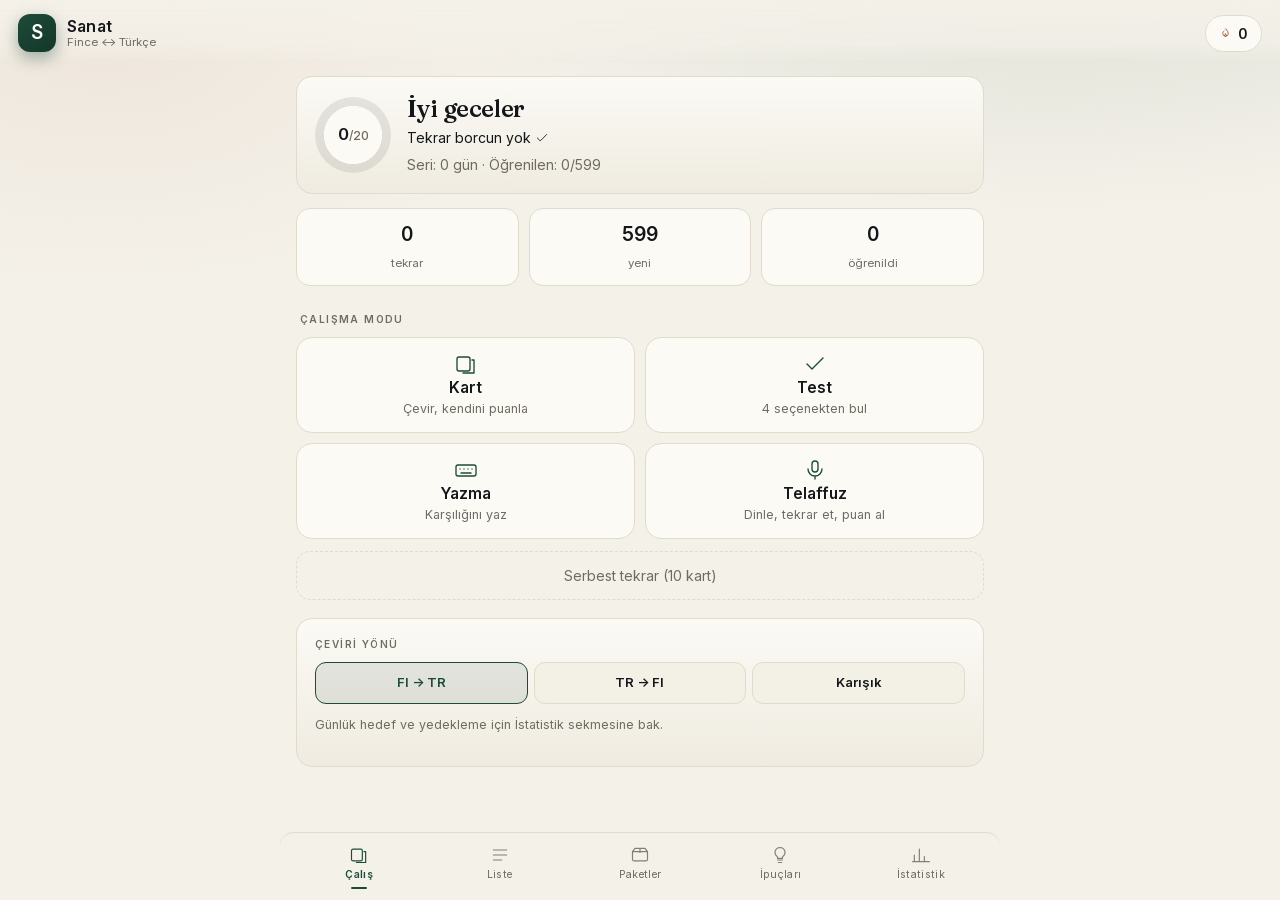
<file: sanat/index.html>
<!doctype html>
<html lang="tr">
<head>
<meta charset="utf-8">
<meta name="viewport" content="width=device-width, initial-scale=1, viewport-fit=cover">
<meta name="theme-color" content="#f4f1e9">
<title>Sanat — Fince ↔ Türkçe</title>
<link rel="icon" href='data:image/svg+xml,<svg xmlns="http://www.w3.org/2000/svg" viewBox="0 0 64 64"><rect width="64" height="64" rx="16" fill="%232f6fed"/><text x="32" y="45" font-size="36" font-family="sans-serif" font-weight="700" fill="%23fff" text-anchor="middle">S</text></svg>'>
<link rel="preload" href="fonts/inter.woff2" as="font" type="font/woff2" crossorigin>
<link rel="preload" href="fonts/fraunces.woff2" as="font" type="font/woff2" crossorigin>
<link rel="stylesheet" href="styles.css?v=b867832584">
</head>
<body>
  <!-- Satır içi SVG ikon seti: tek tanım, her yerde <use> ile çağrılır. -->
  <svg class="svg-sprite" aria-hidden="true" focusable="false" xmlns="http://www.w3.org/2000/svg">
    <symbol id="i-study" viewBox="0 0 24 24"><rect x="3" y="5" width="13" height="14" rx="2"/><path d="M18 8h2v13H9"/></symbol>
    <symbol id="i-list" viewBox="0 0 24 24"><path d="M4 6h16M4 12h16M4 18h10"/></symbol>
    <symbol id="i-tips" viewBox="0 0 24 24"><path d="M9 18h6M10 21h4"/><path d="M12 3a6 6 0 0 0-3.4 10.9c.3.2.4.5.4.9V16h6v-1.2c0-.4.1-.7.4-.9A6 6 0 0 0 12 3Z"/></symbol>
    <symbol id="i-stats" viewBox="0 0 24 24"><path d="M4 20V12M10 20V5M16 20v-6M22 20H2"/></symbol>
    <symbol id="i-flame" viewBox="0 0 24 24"><path d="M12 3s5 4.6 5 9a5 5 0 0 1-10 0c0-1.9.9-3.4 2.4-4.8"/><path d="M12 13c1 1.2 1.6 2 1.6 2.9a1.6 1.6 0 1 1-3.2 0c0-.9.6-1.7 1.6-2.9Z"/></symbol>
    <symbol id="i-speaker" viewBox="0 0 24 24"><path d="M4 10v4h3l4 3.5v-11L7 10H4Z"/><path d="M15 9.5a4 4 0 0 1 0 5M17.5 7a7 7 0 0 1 0 10"/></symbol>
    <symbol id="i-mic" viewBox="0 0 24 24"><rect x="9" y="3" width="6" height="11" rx="3"/><path d="M5 11a7 7 0 0 0 14 0M12 18v3"/></symbol>
    <symbol id="i-kart" viewBox="0 0 24 24"><rect x="3" y="5" width="13" height="14" rx="2"/><path d="M18 8h2v13H9"/></symbol>
    <symbol id="i-test" viewBox="0 0 24 24"><path d="M20 6 9 17l-5-5"/></symbol>
    <symbol id="i-yaz" viewBox="0 0 24 24"><rect x="2" y="7" width="20" height="11" rx="2"/><path d="M6 11h.01M10 11h.01M14 11h.01M18 11h.01M7 15h10"/></symbol>
    <symbol id="i-pack" viewBox="0 0 24 24"><path d="M3 8h18v9a2 2 0 0 1-2 2H5a2 2 0 0 1-2-2V8Z"/><path d="m3 8 3-4h12l3 4M12 4v5"/></symbol>
  </svg>

  <header class="topbar">
    <div class="brand">
      <span class="logo">S</span>
      <div class="brand-text">
        <strong>Sanat</strong>
        <small>Fince ↔ Türkçe</small>
      </div>
    </div>
    <div class="streak" title="Günlük seri">
      <svg class="ico ico-flame" aria-hidden="true" focusable="false"><use href="#i-flame"/></svg><span id="streakDays">0</span>
    </div>
  </header>

  <main id="app"></main>

  <p id="srStatus" class="sr-only" role="status" aria-live="polite" aria-atomic="true"></p>

  <nav class="tabs" id="tabs">
    <button type="button" data-tab="study" class="active"><svg class="ico" aria-hidden="true" focusable="false"><use href="#i-study"/></svg><span>Çalış</span></button>
    <button type="button" data-tab="list"><svg class="ico" aria-hidden="true" focusable="false"><use href="#i-list"/></svg><span>Liste</span></button>
    <button type="button" data-tab="packs"><svg class="ico" aria-hidden="true" focusable="false"><use href="#i-pack"/></svg><span>Paketler</span></button>
    <button type="button" data-tab="tips"><svg class="ico" aria-hidden="true" focusable="false"><use href="#i-tips"/></svg><span>İpuçları</span></button>
    <button type="button" data-tab="stats"><svg class="ico" aria-hidden="true" focusable="false"><use href="#i-stats"/></svg><span>İstatistik</span></button>
  </nav>

  <div id="toast" class="toast" role="status"></div>

  <script src="data.js?v=b867832584"></script>
  <script src="app.js?v=b867832584"></script>
</body>
</html>
</file>
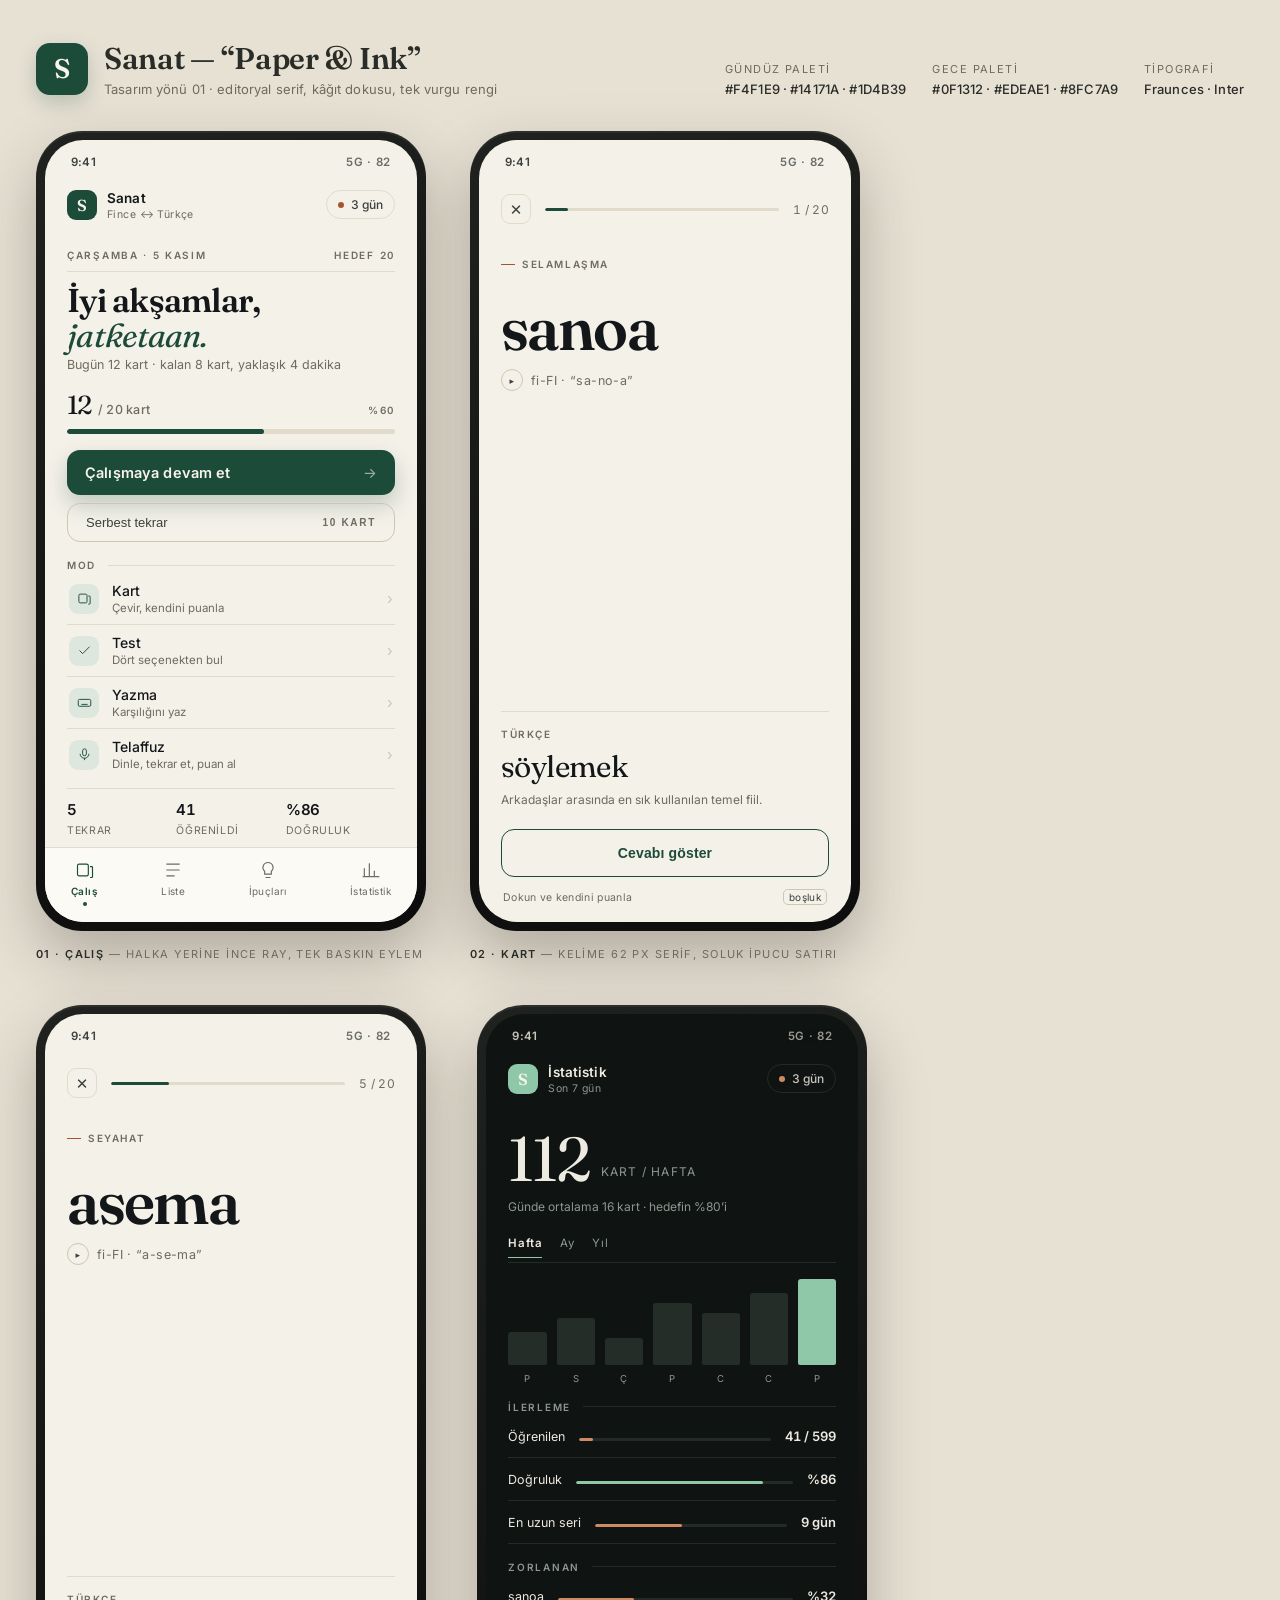
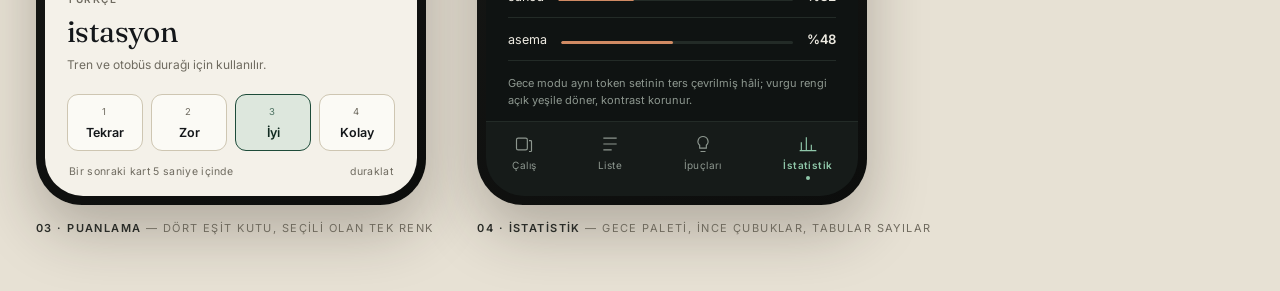
<file: tasarim/oneri.html>
<!doctype html>
<html lang="tr">
<head>
<meta charset="utf-8">
<meta name="viewport" content="width=device-width, initial-scale=1">
<title>Sanat · Tasarım yönü 01 — Paper &amp; Ink</title>
<link rel="preconnect" href="https://fonts.googleapis.com">
<link rel="preconnect" href="https://fonts.gstatic.com" crossorigin>
<link href="https://fonts.googleapis.com/css2?family=Fraunces:ital,opsz,wght@0,9..144,400;0,9..144,600;1,9..144,400&family=Inter:wght@400;500;600&display=swap" rel="stylesheet">
<style>
  *, *::before, *::after { box-sizing: border-box; }

  :root {
    --board: #E7E1D4;
    --board-ink: #2A2C28;
    --board-muted: #6F6A5E;
    --paper: #F4F1E9;
    --surface: #FBFAF5;
    --ink: #14171A;
    --ink-soft: #3C413D;
    --muted: #6F6B60;
    --line: #E1DBCC;
    --line-strong: #CEC6B2;
    --spruce: #1D4B39;
    --spruce-ink: #102A20;
    --clay: #A5542F;
    --sage: #DDE7DD;
    --serif: "Fraunces", "Iowan Old Style", Palatino, Georgia, serif;
    --sans: "Inter", system-ui, -apple-system, "Segoe UI", Roboto, sans-serif;
  }

  html, body { margin: 0; }
  body {
    background: var(--board);
    color: var(--board-ink);
    font-family: var(--sans);
    padding: 40px 36px 56px;
    -webkit-font-smoothing: antialiased;
  }

  /* ---------- board header ---------- */
  .board { max-width: 1760px; margin: 0 auto 34px; display: flex; flex-wrap: wrap; gap: 28px; align-items: flex-end; justify-content: space-between; }
  .board-id { display: flex; align-items: center; gap: 16px; }
  .monogram {
    width: 52px; height: 52px; border-radius: 14px;
    background: var(--spruce); color: #F7F4EC;
    display: grid; place-items: center;
    font-family: var(--serif); font-size: 27px; font-weight: 600;
    box-shadow: 0 8px 20px rgba(29, 75, 57, .22);
  }
  .board h1 { font-family: var(--serif); font-size: 30px; font-weight: 600; letter-spacing: -.01em; margin: 0 0 4px; }
  .board p { margin: 0; color: var(--board-muted); font-size: 13px; letter-spacing: .01em; }
  .board-meta { display: flex; gap: 26px; }
  .board-meta div { font-size: 11px; letter-spacing: .13em; text-transform: uppercase; color: var(--board-muted); }
  .board-meta b { display: block; font-size: 13px; letter-spacing: .01em; text-transform: none; color: var(--board-ink); margin-top: 5px; font-weight: 500; }

  /* ---------- stage ---------- */
  .stage { max-width: 1760px; margin: 0 auto; display: flex; gap: 44px; flex-wrap: wrap; }
  figure { margin: 0; }
  .device {
    width: 390px; height: 800px; padding: 9px;
    border-radius: 46px;
    background: linear-gradient(160deg, #20221F, #0C0D0C);
    box-shadow: 0 26px 60px rgba(38, 34, 26, .28), 0 2px 0 rgba(255, 255, 255, .06) inset;
  }
  .screen {
    width: 100%; height: 100%; border-radius: 38px; overflow: hidden;
    background: var(--paper); color: var(--ink);
    display: flex; flex-direction: column;
    position: relative;
    font-size: 15px;
  }
  figcaption { margin-top: 16px; font-size: 11px; letter-spacing: .13em; text-transform: uppercase; color: var(--board-muted); }
  figcaption b { color: var(--board-ink); font-weight: 600; }

  .theme-ink {
    --paper: #0F1312;
    --surface: #161B19;
    --ink: #EDEAE1;
    --ink-soft: #C9C6BC;
    --muted: #8D978F;
    --line: #232B27;
    --line-strong: #2F3833;
    --spruce: #8FC7A9;
    --spruce-ink: #C3E5D3;
    --clay: #D08A63;
    --sage: #1A2A22;
  }

  /* ---------- shared screen chrome ---------- */
  .status {
    height: 44px; flex: none; display: flex; align-items: center; justify-content: space-between;
    padding: 0 26px; font-size: 11.5px; font-weight: 600; color: var(--ink-soft);
    letter-spacing: .02em;
  }
  .status span:last-child { letter-spacing: .06em; opacity: .75; }

  .topbar { flex: none; display: flex; align-items: center; justify-content: space-between; padding: 4px 22px 14px; }
  .brand { display: flex; align-items: center; gap: 10px; }
  .brand .mark {
    width: 30px; height: 30px; border-radius: 9px; display: grid; place-items: center;
    background: var(--spruce); color: #F7F4EC; font-family: var(--serif); font-size: 16px; font-weight: 600;
  }
  .brand .name { font-size: 13.5px; font-weight: 600; letter-spacing: .01em; }
  .brand .sub { display: block; font-size: 10.5px; font-weight: 400; color: var(--muted); letter-spacing: .04em; margin-top: 1px; }
  .streak {
    display: inline-flex; align-items: center; gap: 7px;
    font-size: 12px; font-weight: 500; color: var(--ink-soft);
    border: 1px solid var(--line); border-radius: 999px; padding: 6px 11px;
    font-variant-numeric: tabular-nums;
  }
  .streak i { width: 6px; height: 6px; border-radius: 50%; background: var(--clay); display: block; }

  .body { flex: 1 1 auto; overflow: hidden; padding: 0 22px; display: flex; flex-direction: column; }
  .rule { height: 1px; background: var(--line); border: 0; margin: 0; }

  .eyebrow {
    font-size: 10px; letter-spacing: .17em; text-transform: uppercase;
    color: var(--muted); font-weight: 600;
  }
  .num { font-variant-numeric: tabular-nums; font-feature-settings: "tnum" 1; }

  /* ---------- 01 home ---------- */
  .date-row { display: flex; align-items: baseline; justify-content: space-between; padding: 14px 0 10px; }
  .greeting { font-family: var(--serif); font-size: 33px; line-height: 1.05; letter-spacing: -.022em; font-weight: 600; margin: 11px 0 5px; }
  .greeting em { font-style: italic; font-weight: 400; color: var(--spruce); }
  .subline { color: var(--muted); font-size: 12.5px; margin: 0 0 17px; }

  .rail-head { display: flex; align-items: baseline; justify-content: space-between; margin-bottom: 8px; }
  .rail-head .big { font-family: var(--serif); font-size: 26px; letter-spacing: -.02em; }
  .rail-head .big small { font-family: var(--sans); font-size: 12.5px; font-weight: 500; color: var(--muted); letter-spacing: .02em; margin-left: 6px; }
  .rail { height: 5px; border-radius: 999px; background: var(--line); overflow: hidden; }
  .rail > i { display: block; height: 100%; width: 60%; border-radius: 999px; background: var(--spruce); }

  .cta {
    margin-top: 16px; width: 100%; border: 0; border-radius: 13px;
    background: var(--spruce); color: #F7F4EC;
    padding: 14px 18px; font-family: var(--sans); font-size: 14.5px; font-weight: 600; letter-spacing: .01em;
    display: flex; align-items: center; justify-content: space-between;
    box-shadow: 0 10px 22px rgba(29, 75, 57, .24);
  }
  .cta span:last-child { opacity: .6; font-weight: 400; }
  .ghost {
    margin-top: 8px; width: 100%; border: 1px solid var(--line-strong); background: transparent;
    color: var(--ink-soft); border-radius: 13px; padding: 11px 18px;
    font-size: 13px; font-weight: 500; display: flex; align-items: center; justify-content: space-between;
  }

  .section-label { display: flex; align-items: center; gap: 12px; margin: 17px 0 2px; }
  .section-label .eyebrow { white-space: nowrap; }
  .section-label .rule { flex: 1; }

  .modes { display: flex; flex-direction: column; }
  .mode {
    display: flex; align-items: center; gap: 13px;
    padding: 9px 2px; border-bottom: 1px solid var(--line);
  }
  .mode:last-child { border-bottom: 0; }
  .mode .ico { width: 30px; height: 30px; flex: none; display: grid; place-items: center; border-radius: 9px; background: var(--sage); color: var(--spruce); }
  .mode .t { font-size: 14px; font-weight: 500; }
  .mode .d { font-size: 11.5px; color: var(--muted); margin-top: 2px; }
  .mode .chev { margin-left: auto; color: var(--line-strong); font-size: 15px; }

  .footer-stats { display: flex; gap: 0; margin-top: auto; padding: 11px 0 9px; border-top: 1px solid var(--line); }
  .footer-stats div { flex: 1; }
  .footer-stats b { display: block; font-size: 15px; font-weight: 600; letter-spacing: -.01em; }
  .footer-stats span { font-size: 10.5px; color: var(--muted); letter-spacing: .06em; text-transform: uppercase; }

  /* ---------- tabs ---------- */
  .tabs {
    flex: none; display: flex; justify-content: space-between;
    padding: 12px 26px calc(16px + env(safe-area-inset-bottom, 0px));
    border-top: 1px solid var(--line); background: var(--surface);
  }
  .tab { display: flex; flex-direction: column; align-items: center; gap: 5px; font-size: 10px; letter-spacing: .04em; color: var(--muted); }
  .tab svg { width: 20px; height: 20px; stroke: currentColor; fill: none; stroke-width: 1.4; }
  .tab.on { color: var(--spruce); font-weight: 600; }
  .tab.on::after { content: ""; width: 4px; height: 4px; border-radius: 50%; background: var(--spruce); }

  /* ---------- 02/03 session ---------- */
  .sess-top { display: flex; align-items: center; gap: 14px; padding: 10px 0 0; }
  .sess-top .x { width: 30px; height: 30px; display: grid; place-items: center; border-radius: 9px; border: 1px solid var(--line); color: var(--ink-soft); }
  .sess-top .rail { flex: 1; height: 3px; }
  .sess-top .rail > i { width: 10%; }
  .sess-top .count { font-size: 12px; color: var(--muted); font-variant-numeric: tabular-nums; letter-spacing: .03em; }

  .card-face { padding-top: 34px; display: flex; flex-direction: column; height: 100%; }
  .cat { display: inline-flex; align-self: flex-start; align-items: center; gap: 7px; font-size: 10px; letter-spacing: .16em; text-transform: uppercase; color: var(--muted); font-weight: 600; }
  .cat::before { content: ""; width: 14px; height: 1px; background: var(--clay); }
  .word { font-family: var(--serif); font-size: 62px; line-height: 1.02; letter-spacing: -.03em; font-weight: 600; margin: 26px 0 10px; }
  .phon { font-size: 12.5px; color: var(--muted); letter-spacing: .03em; display: flex; align-items: center; gap: 8px; }
  .phon .spk { width: 22px; height: 22px; border-radius: 50%; border: 1px solid var(--line-strong); display: grid; place-items: center; color: var(--ink-soft); font-size: 9px; }

  .answer-zone { margin-top: auto; }
  .answer-zone .label { font-size: 10px; letter-spacing: .16em; text-transform: uppercase; color: var(--muted); font-weight: 600; margin-bottom: 8px; }
  .answer { font-family: var(--serif); font-size: 30px; letter-spacing: -.02em; margin: 0 0 6px; }
  .note { font-size: 12px; color: var(--muted); margin: 0 0 20px; line-height: 1.5; }

  .reveal {
    width: 100%; border: 1px solid var(--spruce); background: transparent; color: var(--spruce);
    border-radius: 13px; padding: 15px; font-size: 14px; font-weight: 600; letter-spacing: .01em;
  }

  .ratings { display: grid; grid-template-columns: repeat(4, 1fr); gap: 8px; margin: 18px 0 14px; }
  .rating {
    border: 1px solid var(--line-strong); border-radius: 11px; padding: 11px 6px 9px;
    text-align: center; background: var(--surface);
  }
  .rating .k { display: block; font-size: 9.5px; letter-spacing: .13em; color: var(--muted); margin-bottom: 5px; }
  .rating .v { font-size: 12.5px; font-weight: 600; }
  .rating.good { border-color: var(--spruce); background: var(--sage); color: var(--spruce-ink); }
  .rating.good .k { color: var(--spruce); opacity: .75; }

  .hintbar { display: flex; justify-content: space-between; align-items: center; padding: 0 2px 18px; font-size: 10.5px; color: var(--muted); letter-spacing: .03em; }
  .hintbar kbd { font-family: var(--sans); border: 1px solid var(--line-strong); border-radius: 5px; padding: 1px 5px; font-size: 10px; color: var(--ink-soft); }

  /* ---------- 04 stats ---------- */
  .stat-hero { display: flex; align-items: flex-end; gap: 12px; padding: 22px 0 6px; }
  .stat-hero .n { font-family: var(--serif); font-size: 62px; line-height: .9; letter-spacing: -.035em; }
  .stat-hero .u { font-size: 12px; color: var(--muted); letter-spacing: .1em; text-transform: uppercase; padding-bottom: 8px; }
  .stat-sub { font-size: 12px; color: var(--muted); margin: 6px 0 0; }

  .seg { display: inline-flex; gap: 18px; margin: 22px 0 4px; }
  .seg span { font-size: 11.5px; letter-spacing: .05em; color: var(--muted); padding-bottom: 7px; }
  .seg span.on { color: var(--ink); border-bottom: 1px solid var(--spruce); font-weight: 600; }

  .chart { display: flex; align-items: flex-end; gap: 10px; height: 86px; margin: 16px 0 8px; }
  .chart i { flex: 1; border-radius: 3px 3px 2px 2px; background: var(--line-strong); opacity: .7; }
  .chart i.hot { background: var(--spruce); opacity: 1; }
  .chart-x { display: flex; gap: 10px; font-size: 9.5px; color: var(--muted); letter-spacing: .06em; }
  .chart-x span { flex: 1; text-align: center; }

  .kv { display: flex; align-items: baseline; justify-content: space-between; padding: 13px 0; border-bottom: 1px solid var(--line); font-size: 12.5px; }
  .kv:last-child { border-bottom: 0; }
  .kv b { font-weight: 600; font-size: 13px; }
  .kv .track { flex: 1; height: 3px; background: var(--line); border-radius: 999px; margin: 0 14px; overflow: hidden; }
  .kv .track i { display: block; height: 100%; background: var(--clay); border-radius: 999px; }
  .mini-note { font-size: 11px; color: var(--muted); margin: 14px 0 0; line-height: 1.55; }
</style>
</head>
<body>

<header class="board">
  <div class="board-id">
    <div class="monogram">S</div>
    <div>
      <h1>Sanat — “Paper &amp; Ink”</h1>
      <p>Tasarım yönü 01 · editoryal serif, kâğıt dokusu, tek vurgu rengi</p>
    </div>
  </div>
  <div class="board-meta">
    <div>Gündüz paleti<b>#F4F1E9 · #14171A · #1D4B39</b></div>
    <div>Gece paleti<b>#0F1312 · #EDEAE1 · #8FC7A9</b></div>
    <div>Tipografi<b>Fraunces · Inter</b></div>
  </div>
</header>

<div class="stage">

  <!-- 01 HOME -->
  <figure>
    <div class="device">
      <div class="screen">
        <div class="status"><span>9:41</span><span>5G · 82</span></div>
        <div class="topbar">
          <div class="brand">
            <div class="mark">S</div>
            <div>
              <span class="name">Sanat</span>
              <span class="sub">Fince ↔ Türkçe</span>
            </div>
          </div>
          <div class="streak"><i></i> 3 gün</div>
        </div>
        <div class="body">
          <div class="date-row">
            <span class="eyebrow">Çarşamba · 5 Kasım</span>
            <span class="eyebrow num">Hedef 20</span>
          </div>
          <hr class="rule">
          <h2 class="greeting">İyi akşamlar,<br><em>jatketaan.</em></h2>
          <p class="subline">Bugün 12 kart · kalan 8 kart, yaklaşık 4 dakika</p>

          <div class="rail-head">
            <div class="big num">12<small>/ 20 kart</small></div>
            <div class="eyebrow num">%60</div>
          </div>
          <div class="rail"><i></i></div>

          <button class="cta"><span>Çalışmaya devam et</span><span>→</span></button>
          <button class="ghost"><span>Serbest tekrar</span><span class="eyebrow">10 kart</span></button>

          <div class="section-label"><span class="eyebrow">Mod</span><hr class="rule"></div>
          <div class="modes">
            <div class="mode">
              <span class="ico"><svg width="15" height="15" viewBox="0 0 24 24" fill="none" stroke="currentColor" stroke-width="1.5"><rect x="3" y="5" width="13" height="14" rx="2"/><path d="M18 8h2a1 1 0 0 1 1 1v11a1 1 0 0 1-1 1h-2"/></svg></span>
              <div><div class="t">Kart</div><div class="d">Çevir, kendini puanla</div></div>
              <span class="chev">›</span>
            </div>
            <div class="mode">
              <span class="ico"><svg width="15" height="15" viewBox="0 0 24 24" fill="none" stroke="currentColor" stroke-width="1.5"><path d="M20 6 9 17l-5-5"/></svg></span>
              <div><div class="t">Test</div><div class="d">Dört seçenekten bul</div></div>
              <span class="chev">›</span>
            </div>
            <div class="mode">
              <span class="ico"><svg width="15" height="15" viewBox="0 0 24 24" fill="none" stroke="currentColor" stroke-width="1.5"><rect x="2" y="7" width="20" height="11" rx="2"/><path d="M6 11h.01M10 11h.01M14 11h.01M18 11h.01M7 15h10"/></svg></span>
              <div><div class="t">Yazma</div><div class="d">Karşılığını yaz</div></div>
              <span class="chev">›</span>
            </div>
            <div class="mode">
              <span class="ico"><svg width="15" height="15" viewBox="0 0 24 24" fill="none" stroke="currentColor" stroke-width="1.5"><rect x="9" y="3" width="6" height="11" rx="3"/><path d="M5 11a7 7 0 0 0 14 0M12 18v3"/></svg></span>
              <div><div class="t">Telaffuz</div><div class="d">Dinle, tekrar et, puan al</div></div>
              <span class="chev">›</span>
            </div>
          </div>

          <div class="footer-stats">
            <div><b class="num">5</b><span>Tekrar</span></div>
            <div><b class="num">41</b><span>Öğrenildi</span></div>
            <div><b class="num">%86</b><span>Doğruluk</span></div>
          </div>
        </div>
        <nav class="tabs">
          <div class="tab on"><svg viewBox="0 0 24 24"><rect x="3" y="5" width="13" height="14" rx="2"/><path d="M18 8h2a1 1 0 0 1 1 1v11a1 1 0 0 1-1 1h-2"/></svg>Çalış</div>
          <div class="tab"><svg viewBox="0 0 24 24"><path d="M4 5h16M4 12h16M4 19h10"/></svg>Liste</div>
          <div class="tab"><svg viewBox="0 0 24 24"><path d="M12 3a6 6 0 0 0-4 10.5V17h8v-3.5A6 6 0 0 0 12 3ZM9 21h6"/></svg>İpuçları</div>
          <div class="tab"><svg viewBox="0 0 24 24"><path d="M4 20V10M10 20V4M16 20v-7M22 20H2"/></svg>İstatistik</div>
        </nav>
      </div>
    </div>
    <figcaption><b>01 · Çalış</b> — halka yerine ince ray, tek baskın eylem</figcaption>
  </figure>

  <!-- 02 SESSION REVEAL -->
  <figure>
    <div class="device">
      <div class="screen">
        <div class="status"><span>9:41</span><span>5G · 82</span></div>
        <div class="body">
          <div class="sess-top">
            <span class="x">✕</span>
            <div class="rail"><i></i></div>
            <span class="count">1 / 20</span>
          </div>

          <div class="card-face">
            <span class="cat">Selamlaşma</span>
            <div class="word">sanoa</div>
            <div class="phon"><span class="spk">▸</span> fi-FI · “sa-no-a”</div>

            <div class="answer-zone">
              <hr class="rule" style="margin: 0 0 16px;">
              <div class="label">Türkçe</div>
              <p class="answer">söylemek</p>
              <p class="note">Arkadaşlar arasında en sık kullanılan temel fiil.</p>
              <button class="reveal">Cevabı göster</button>
              <div class="hintbar" style="padding-top: 14px"><span>Dokun ve kendini puanla</span><span><kbd>boşluk</kbd></span></div>
            </div>
          </div>
        </div>
      </div>
    </div>
    <figcaption><b>02 · Kart</b> — kelime 62 px serif, soluk ipucu satırı</figcaption>
  </figure>

  <!-- 03 RATINGS -->
  <figure>
    <div class="device">
      <div class="screen">
        <div class="status"><span>9:41</span><span>5G · 82</span></div>
        <div class="body">
          <div class="sess-top">
            <span class="x">✕</span>
            <div class="rail"><i style="width:25%"></i></div>
            <span class="count">5 / 20</span>
          </div>

          <div class="card-face">
            <span class="cat">Seyahat</span>
            <div class="word">asema</div>
            <div class="phon"><span class="spk">▸</span> fi-FI · “a-se-ma”</div>

            <div class="answer-zone">
              <hr class="rule" style="margin: 0 0 16px;">
              <div class="label">Türkçe</div>
              <p class="answer">istasyon</p>
              <p class="note">Tren ve otobüs durağı için kullanılır.</p>

              <div class="ratings">
                <div class="rating"><span class="k">1</span><span class="v">Tekrar</span></div>
                <div class="rating"><span class="k">2</span><span class="v">Zor</span></div>
                <div class="rating good"><span class="k">3</span><span class="v">İyi</span></div>
                <div class="rating"><span class="k">4</span><span class="v">Kolay</span></div>
              </div>
              <div class="hintbar"><span>Bir sonraki kart 5 saniye içinde</span><span>duraklat</span></div>
            </div>
          </div>
        </div>
      </div>
    </div>
    <figcaption><b>03 · Puanlama</b> — dört eşit kutu, seçili olan tek renk</figcaption>
  </figure>

  <!-- 04 STATS DARK -->
  <figure>
    <div class="device">
      <div class="screen theme-ink">
        <div class="status"><span>9:41</span><span>5G · 82</span></div>
        <div class="topbar">
          <div class="brand">
            <div class="mark">S</div>
            <div>
              <span class="name">İstatistik</span>
              <span class="sub">Son 7 gün</span>
            </div>
          </div>
          <div class="streak"><i></i> 3 gün</div>
        </div>
        <div class="body">
          <div class="stat-hero">
            <div class="n num">112</div>
            <div class="u">kart / hafta</div>
          </div>
          <p class="stat-sub">Günde ortalama 16 kart · hedefin %80’i</p>

          <div class="seg">
            <span class="on">Hafta</span><span>Ay</span><span>Yıl</span>
          </div>
          <hr class="rule">

          <div class="chart">
            <i style="height:38%"></i><i style="height:54%"></i><i style="height:31%"></i>
            <i style="height:72%"></i><i style="height:60%"></i><i style="height:84%"></i>
            <i class="hot" style="height:100%"></i>
          </div>
          <div class="chart-x"><span>P</span><span>S</span><span>Ç</span><span>P</span><span>C</span><span>C</span><span>P</span></div>

          <div class="section-label"><span class="eyebrow">İlerleme</span><hr class="rule"></div>
          <div class="kv"><span>Öğrenilen</span><span class="track"><i style="width:7%"></i></span><b class="num">41 / 599</b></div>
          <div class="kv"><span>Doğruluk</span><span class="track"><i style="width:86%; background:var(--spruce)"></i></span><b class="num">%86</b></div>
          <div class="kv"><span>En uzun seri</span><span class="track"><i style="width:45%"></i></span><b class="num">9 gün</b></div>

          <div class="section-label"><span class="eyebrow">Zorlanan</span><hr class="rule"></div>
          <div class="kv"><span>sanoa</span><span class="track"><i style="width:32%"></i></span><b class="num">%32</b></div>
          <div class="kv"><span>asema</span><span class="track"><i style="width:48%"></i></span><b class="num">%48</b></div>
          <p class="mini-note">Gece modu aynı token setinin ters çevrilmiş hâli; vurgu rengi açık yeşile döner, kontrast korunur.</p>
        </div>
        <nav class="tabs">
          <div class="tab"><svg viewBox="0 0 24 24"><rect x="3" y="5" width="13" height="14" rx="2"/><path d="M18 8h2a1 1 0 0 1 1 1v11a1 1 0 0 1-1 1h-2"/></svg>Çalış</div>
          <div class="tab"><svg viewBox="0 0 24 24"><path d="M4 5h16M4 12h16M4 19h10"/></svg>Liste</div>
          <div class="tab"><svg viewBox="0 0 24 24"><path d="M12 3a6 6 0 0 0-4 10.5V17h8v-3.5A6 6 0 0 0 12 3ZM9 21h6"/></svg>İpuçları</div>
          <div class="tab on"><svg viewBox="0 0 24 24"><path d="M4 20V10M10 20V4M16 20v-7M22 20H2"/></svg>İstatistik</div>
        </nav>
      </div>
    </div>
    <figcaption><b>04 · İstatistik</b> — gece paleti, ince çubuklar, tabular sayılar</figcaption>
  </figure>

</div>
</body>
</html>
</file>
<file: sanat/styles.css>
/* ================================================================== */
/* Kendi sunulan fontlar — tamamen yerel, dis istek yok. Alt kume:     */
/* yalnizca uygulama metinlerinde gecen karakterler; degisken eksenler */
/* (opsz, wght) korunur.                                              */
/* ================================================================== */
@font-face {
  font-family: "Fraunces";
  font-style: normal;
  font-weight: 400 600;
  font-display: swap;
  src: url("fonts/fraunces.woff2") format("woff2");
}

@font-face {
  font-family: "Inter";
  font-style: normal;
  font-weight: 400 600;
  font-display: swap;
  src: url("fonts/inter.woff2") format("woff2");
}

:root {
  /* Paper & Ink — gündüz paleti */
  --bg: #f4f1e9;
  --bg-soft: #efebe0;
  --card: #fbfaf5;
  --card-2: #f3f0e6;
  --line: #e1dbcc;
  --text: #14171a;
  --text-soft: #3c413d;
  --muted: #6f6b60;
  --blue: #1d4b39;
  --blue-deep: #14372a;
  --blue-2: #2e6a50;
  --blue-soft: rgba(29, 75, 57, 0.1);
  --red: #a6332c;
  --green: #256e4e;
  --amber: #8a5a12;
  --clay: #a5542f;
  --radius: 16px;
  --shadow: 0 1px 2px rgba(20, 23, 26, 0.06);
  --serif: "Fraunces", "Iowan Old Style", "Palatino Linotype", Palatino, Georgia, "Noto Serif", serif;
  --sans: "Inter", system-ui, -apple-system, "Segoe UI", Roboto, "Helvetica Neue", Arial, sans-serif;
  --track: 0.14em;
}

* { box-sizing: border-box; -webkit-tap-highlight-color: transparent; }

html, body { margin: 0; padding: 0; }

body {
  background:
    radial-gradient(1100px 520px at 82% -12%, rgba(29, 75, 57, 0.12), transparent 62%),
    radial-gradient(760px 420px at 8% 4%, rgba(165, 84, 47, 0.07), transparent 60%),
    var(--bg);
  color: var(--text);
  font-family: "Segoe UI", system-ui, -apple-system, "Helvetica Neue", Arial, sans-serif;
  font-size: 16px;
  line-height: 1.5;
  min-height: 100vh;
  padding-bottom: 92px;
}

button { font: inherit; color: inherit; cursor: pointer; }
input { font: inherit; }

/* ---------------- satır içi SVG ikon seti ---------------- */
/* index.html'deki <symbol> tanımları; renk currentColor ile miras alınır. */
.svg-sprite { position: absolute; width: 0; height: 0; overflow: hidden; }
.ico {
  width: 1em; height: 1em;
  display: inline-block;
  vertical-align: -0.14em;
  fill: none;
  stroke: currentColor;
  stroke-width: 1.5;
  stroke-linecap: round;
  stroke-linejoin: round;
  flex: none;
}
.streak .ico-flame { width: 13px; height: 13px; color: var(--clay); stroke-width: 1.6; }
.rec-sum-ico .ico { width: 15px; height: 15px; }

/* ---------------- top bar ---------------- */
.topbar {
  position: sticky;
  top: 0;
  z-index: 20;
  display: flex;
  align-items: center;
  justify-content: space-between;
  gap: 12px;
  padding: 14px 18px 12px;
  backdrop-filter: blur(14px);
  background: linear-gradient(180deg, rgba(244, 241, 233, 0.94), rgba(244, 241, 233, 0.62) 70%, transparent);
}

.brand { display: flex; align-items: center; gap: 11px; }

.logo {
  width: 38px; height: 38px;
  display: grid; place-items: center;
  border-radius: 12px;
  background: linear-gradient(145deg, var(--blue), #14372a);
  color: #fff; font-weight: 800; font-size: 19px;
  box-shadow: 0 6px 16px rgba(29, 75, 57, 0.4);
}

.brand-text { display: flex; flex-direction: column; line-height: 1.15; }
.brand-text strong { font-size: 16px; letter-spacing: 0.2px; }
.brand-text small { color: var(--muted); font-size: 11.5px; }

.streak {
  display: inline-flex; align-items: center; gap: 6px;
  padding: 7px 13px;
  border-radius: 999px;
  background: var(--card);
  border: 1px solid var(--line);
  font-weight: 700; font-size: 14px;
}

/* ---------------- layout ---------------- */
.pad { max-width: 720px; margin: 0 auto; padding: 6px 16px 24px; }

.card {
  background: linear-gradient(180deg, var(--card), var(--bg-soft));
  border: 1px solid var(--line);
  border-radius: var(--radius);
  box-shadow: var(--shadow);
  padding: 18px;
}

.section-title {
  font-size: 13px;
  text-transform: uppercase;
  letter-spacing: 1.2px;
  color: var(--muted);
  margin: 26px 4px 10px;
}

.muted { color: var(--muted); }
.small { font-size: 12.5px; }
.center { text-align: center; }
.note { color: var(--muted); font-size: 13px; margin: 10px 0 0; }

/* ---------------- hero ---------------- */
.hero { display: flex; align-items: center; gap: 16px; margin-top: 6px; }
.hero-text h1 { font-size: 19px; margin: 0 0 4px; }
.hero-text p { margin: 0; font-size: 14px; }
.hero-text .small { margin-top: 6px; }

.ring {
  width: 76px; height: 76px; flex: 0 0 auto;
  border-radius: 50%;
  display: grid; place-items: center;
  background:
    radial-gradient(closest-side, var(--card) 76%, transparent 77%),
    conic-gradient(var(--blue) var(--p, 0%), rgba(20, 23, 26, 0.09) 0);
}
.ring span { font-weight: 700; font-size: 17px; }
.ring small { color: var(--muted); font-weight: 500; font-size: 12px; }

.stats-row {
  display: grid;
  grid-template-columns: repeat(3, 1fr);
  gap: 10px;
  margin: 14px 0 0;
}
.mini {
  background: var(--card);
  border: 1px solid var(--line);
  border-radius: 14px;
  padding: 12px 8px;
  text-align: center;
}
.mini b { display: block; font-size: 19px; }
.mini span { color: var(--muted); font-size: 11.5px; }

/* ---------------- modes ---------------- */
.modes { display: grid; gap: 10px; }
.mode {
  display: grid;
  grid-template-columns: 38px 1fr;
  grid-template-rows: auto auto;
  align-items: center;
  gap: 0 12px;
  text-align: left;
  padding: 14px 16px;
  border-radius: 16px;
  border: 1px solid var(--line);
  background: var(--card);
  transition: transform 0.12s ease, border-color 0.12s ease;
}
.mode:active { transform: scale(0.99); }
.mode:hover { border-color: rgba(29, 75, 57, 0.55); }
.mode .ico-mode { grid-row: 1 / 3; width: 22px; height: 22px; justify-self: center; color: var(--blue); stroke-width: 1.35; }
.mode b { font-size: 15.5px; }
.mode small { color: var(--muted); font-size: 12.5px; }

.ghost-btn {
  display: block;
  width: 100%;
  margin-top: 12px;
  padding: 13px 16px;
  border-radius: 14px;
  border: 1px dashed var(--line);
  background: transparent;
  color: var(--muted);
  font-size: 14px;
}
.ghost-btn:hover { color: var(--text); border-color: rgba(29, 75, 57, 0.5); }

.settings-card { margin-top: 18px; }
.settings-card label {
  display: block;
  font-size: 12.5px;
  text-transform: uppercase;
  letter-spacing: 1px;
  color: var(--muted);
  margin-bottom: 10px;
}

.seg { display: grid; grid-template-columns: repeat(3, 1fr); gap: 6px; }
.seg button {
  padding: 10px 6px;
  border-radius: 11px;
  border: 1px solid var(--line);
  background: var(--card-2);
  font-size: 13px;
  font-weight: 600;
}
.seg button.on { background: var(--blue-soft); border-color: var(--blue); color: #1d4b39; }

/* ---------------- session ---------------- */
.session { max-width: 720px; margin: 0 auto; padding: 4px 16px 24px; }

.session-top {
  display: flex; align-items: center; gap: 12px;
  margin: 4px 0 14px;
}

.ghost {
  border: 1px solid var(--line);
  background: var(--card);
  border-radius: 10px;
  width: 34px; height: 34px;
  display: grid; place-items: center;
  color: var(--muted);
}

.bar {
  flex: 1;
  height: 7px;
  border-radius: 99px;
  background: rgba(20, 23, 26, 0.08);
  overflow: hidden;
}
.bar i {
  display: block; height: 100%;
  background: linear-gradient(90deg, var(--blue), #2e6a50);
  border-radius: 99px;
  transition: width 0.25s ease;
}
.bar.big { height: 10px; margin: 14px 0 10px; }
.bar.thin { height: 6px; flex: 1; }

.counter { color: var(--muted); font-size: 13px; font-variant-numeric: tabular-nums; }

.study-card { padding: 20px; min-height: 240px; display: flex; flex-direction: column; }
.card-head { display: flex; align-items: center; justify-content: space-between; margin-bottom: 12px; }

.chip {
  display: inline-block;
  padding: 4px 10px;
  border-radius: 99px;
  background: var(--blue-soft);
  border: 1px solid rgba(29, 75, 57, 0.35);
  color: #1d4b39;
  font-size: 11.5px;
  letter-spacing: 0.4px;
}

.icon-btn {
  border: none; background: transparent;
  font-size: 17px; line-height: 1;
  opacity: 0.75;
  padding: 6px;
  display: inline-grid;
  place-items: center;
  min-width: 34px; min-height: 34px;
  border-radius: 9px;
  color: var(--ink-soft, var(--text));
}
.icon-btn .ico { width: 18px; height: 18px; }
.icon-btn:hover { background: var(--blue-soft); }
.icon-btn:hover { opacity: 1; }

.lang {
  margin: 0;
  font-size: 11.5px;
  letter-spacing: 1.4px;
  text-transform: uppercase;
  color: var(--muted);
}

.word {
  margin: 6px 0 0;
  font-size: clamp(26px, 7vw, 36px);
  line-height: 1.2;
  letter-spacing: -0.4px;
  word-break: break-word;
}

.answer {
  margin-top: 16px;
  padding-top: 14px;
  border-top: 1px dashed var(--line);
  animation: fade 0.18s ease;
}
.answer-word { margin: 4px 0 0; font-size: 22px; color: #1d4b39; }

@keyframes fade { from { opacity: 0; transform: translateY(4px); } to { opacity: 1; transform: none; } }

.primary {
  margin-top: auto;
  padding: 15px 18px;
  border: none;
  border-radius: 14px;
  background: linear-gradient(145deg, var(--blue), #14372a);
  color: #fff;
  font-weight: 700;
  font-size: 15px;
  box-shadow: 0 8px 20px rgba(29, 75, 57, 0.32);
}
.primary:active { transform: translateY(1px); }
.primary[disabled] { opacity: 0.5; box-shadow: none; }
.primary.wide { width: 100%; margin-top: 14px; }

.grades { display: grid; grid-template-columns: repeat(4, 1fr); gap: 8px; margin-top: 14px; }
.grades button {
  padding: 13px 4px;
  border-radius: 13px;
  border: 1px solid var(--line);
  background: var(--card);
  font-size: 12.5px;
  font-weight: 600;
}
.grades .g0 { border-color: rgba(166, 51, 44, 0.45); color: #a6332c; }
.grades .g1 { border-color: rgba(138, 90, 18, 0.45); color: #8a5a12; }
.grades .g2 { border-color: rgba(29, 75, 57, 0.45); color: #1d4b39; }
.grades .g3 { border-color: rgba(37, 110, 78, 0.45); color: #256e4e; }

.options { display: grid; gap: 9px; margin-top: 18px; }
.option {
  padding: 14px 16px;
  text-align: left;
  border-radius: 13px;
  border: 1px solid var(--line);
  background: var(--card-2);
  font-size: 15px;
}
.option:disabled { cursor: default; }
.option.correct { border-color: var(--green); background: rgba(37, 110, 78, 0.14); }
.option.wrong { border-color: var(--red); background: rgba(166, 51, 44, 0.14); }

.typing { display: grid; gap: 10px; margin-top: 18px; }
.typing input {
  padding: 14px 16px;
  border-radius: 13px;
  border: 1px solid var(--line);
  background: var(--card-2);
  color: var(--text);
  font-size: 16px;
}
.typing input:focus { outline: 2px solid rgba(29, 75, 57, 0.55); outline-offset: 1px; }
.typing .primary { margin-top: 0; }

.feedback {
  margin-top: 12px;
  padding: 12px 14px;
  border-radius: 13px;
  font-size: 14px;
  border: 1px solid var(--line);
  background: var(--card-2);
}
.feedback.ok { border-color: rgba(37, 110, 78, 0.5); color: #256e4e; }
.feedback.near { border-color: rgba(138, 90, 18, 0.5); color: #7c4a22; }
.feedback.no { border-color: rgba(166, 51, 44, 0.5); color: #8f2a25; }

.done { text-align: center; margin-top: 20px; }
.big-emoji { font-size: 46px; }

/* ---------------- telaffuz ---------------- */
.pron { margin-top: 16px; padding-top: 14px; border-top: 1px dashed var(--line); }
.pron-mean { margin: 2px 0 0; font-size: 20px; color: #1d4b39; }
.pron-actions { display: grid; grid-template-columns: 1fr 1fr; gap: 9px; margin: 14px 0 10px; }
.pron-actions button {
  padding: 14px 10px;
  border-radius: 13px;
  border: 1px solid var(--line);
  background: var(--card-2);
  font-size: 14px;
  font-weight: 600;
}
.pron-actions .listen { border-color: rgba(29, 75, 57, 0.5); color: #1d4b39; }
.pron-actions .mic { border-color: rgba(37, 110, 78, 0.5); color: #256e4e; }
.pron-actions .mic.on { background: rgba(37, 110, 78, 0.18); animation: pulse 1.1s infinite; }
.pron-actions button[disabled] { opacity: 0.45; }
@keyframes pulse {
  0%, 100% { box-shadow: 0 0 0 0 rgba(37, 110, 78, 0.35); }
  50% { box-shadow: 0 0 0 8px rgba(37, 110, 78, 0); }
}
.listening { margin: 8px 0 0; font-size: 14px; color: #256e4e; }
.score {
  display: flex; align-items: baseline; gap: 10px; flex-wrap: wrap;
  margin-top: 10px; padding: 12px 14px;
  border-radius: 13px; border: 1px solid var(--line); background: var(--card-2);
}
.score b { font-size: 22px; }
.score span { font-size: 13px; color: var(--muted); }
.score.good { border-color: rgba(37, 110, 78, 0.5); }
.score.good b { color: #256e4e; }
.score.ok { border-color: rgba(138, 90, 18, 0.5); }
.score.ok b { color: #8a5a12; }
.score.bad { border-color: rgba(166, 51, 44, 0.5); }
.score.bad b { color: #a6332c; }

/* ---------------- list ---------------- */
.search {
  width: 100%;
  padding: 13px 16px;
  border-radius: 14px;
  border: 1px solid var(--line);
  background: var(--card);
  color: var(--text);
  font-size: 15px;
  margin: 4px 0 12px;
}
.search:focus { outline: 2px solid rgba(29, 75, 57, 0.5); outline-offset: 1px; }

.chips { display: flex; flex-wrap: wrap; gap: 7px; margin-bottom: 14px; }
.chip-btn {
  padding: 7px 12px;
  border-radius: 99px;
  border: 1px solid var(--line);
  background: var(--card);
  color: var(--muted);
  font-size: 12.5px;
}
.chip-btn.on { background: var(--blue-soft); border-color: var(--blue); color: #1d4b39; }

.rows { display: grid; gap: 8px; }
.row-item {
  display: flex; align-items: flex-start; gap: 10px;
  padding: 12px 14px;
  border-radius: 14px;
  border: 1px solid var(--line);
  background: var(--card);
}
.row-main { flex: 1; min-width: 0; }
.row-fields { display: flex; flex-wrap: wrap; align-items: baseline; gap: 8px; }
.row-fields b { font-size: 15.5px; }
.row-fields span { color: #1d4b39; font-size: 14px; }
.row-side { display: flex; flex-direction: column; align-items: flex-end; gap: 6px; }

.dots { display: flex; gap: 3px; }
.dot { width: 6px; height: 6px; border-radius: 50%; background: rgba(20, 23, 26, 0.16); }
.dot.on { background: var(--blue); }

/* ---------------- zayıf telaffuz ---------------- */
.weak-card { margin-top: 14px; border-color: rgba(138, 90, 18, 0.35); }
.weak-head { display: flex; align-items: center; gap: 8px; margin-bottom: 6px; }
.weak-head b { font-size: 15.5px; }
.weak-list { display: flex; flex-wrap: wrap; gap: 7px; margin: 12px 0 4px; }
.weak-chip {
  display: inline-flex; align-items: center; gap: 6px;
  padding: 7px 11px;
  border-radius: 99px;
  border: 1px solid rgba(138, 90, 18, 0.4);
  background: rgba(138, 90, 18, 0.1);
  font-size: 13px;
}
.weak-chip i { font-style: normal; font-size: 11.5px; color: #8a5a12; }
.weak-card .primary { margin-top: 12px; }
.score-pill {
  padding: 3px 9px;
  border-radius: 99px;
  font-size: 12px;
  font-weight: 700;
  border: 1px solid var(--line);
}
.score-pill.good { color: #256e4e; border-color: rgba(37, 110, 78, 0.5); }
.score-pill.ok { color: #8a5a12; border-color: rgba(138, 90, 18, 0.5); }
.score-pill.bad { color: #a6332c; border-color: rgba(166, 51, 44, 0.5); }
.chip-btn.weak { border-color: rgba(138, 90, 18, 0.4); color: #8a5a12; }
.chip-btn.weak.on { background: rgba(138, 90, 18, 0.16); border-color: var(--amber); color: #7c4a22; }

/* ---------------- kelime paketleri ---------------- */
.packs .rows { margin-top: 12px; }
.pack-row { align-items: center; }
.pack-row b { font-size: 14.5px; }
.pack-add { margin-top: 0; padding: 8px 12px; font-size: 13px; white-space: nowrap; }
.pack-note { margin: 10px 0; font-size: 13px; color: #1d4b39; }

/* ---------------- tips ---------------- */
.tips h2 { font-size: 20px; margin: 12px 0 6px; }
.tips h3 { font-size: 15px; margin: 24px 0 8px; color: #1d4b39; }
.tips p { font-size: 14.5px; }
/* Metin içinde anılan düğme ikonları: cümle akışında kaybolmasın diye
   harf boyundan biraz büyük, kalın çizgili ve ladin renkli. */
.tips p .ico-inline {
  width: 1.2em; height: 1.2em;
  stroke-width: 1.9;
  vertical-align: -0.22em;
  color: var(--blue);
}
/* İkon ile düğme adı tek parça: satır sonunda ikon etiketinden kopmaz. */
.tips p .ico-pair { white-space: nowrap; }
.tips ul { margin: 0; padding-left: 20px; }
.tips li { font-size: 14.5px; margin-bottom: 9px; }
.tips i { color: #1d4b39; font-style: italic; }
/* Öğrenme yolu: 34 ders, dört aşama */
.tips h4.path-stage {
  font-size: 12px; font-weight: 600;
  letter-spacing: var(--track); text-transform: uppercase;
  color: var(--blue); margin: 18px 0 6px;
}
.path { margin: 0; padding-left: 24px; }
.path li { font-size: 14.5px; margin-bottom: 5px; }
.path li b { font-weight: 600; }
.path li .fin { color: var(--muted); font-style: italic; font-size: 13.5px; }
/* Kategorisi olan dersler düğme: tek dokunuşla o kategoride oturum açar. */
.path-go {
  font: inherit; color: inherit; text-align: left;
  background: none; border: 0; padding: 0; cursor: pointer;
}
.path-go:hover b, .path-go:focus-visible b {
  text-decoration: underline; text-decoration-thickness: 1px;
  text-decoration-color: var(--blue); text-underline-offset: 3px;
}
.path-go:focus-visible { outline: 2px solid var(--blue); outline-offset: 2px; border-radius: 3px; }
.path-count {
  color: var(--blue); font-size: 11.5px; margin-left: 6px;
  font-variant-numeric: tabular-nums; white-space: nowrap;
}
.path li::marker { color: var(--blue); font-variant-numeric: tabular-nums; }

.table { display: grid; gap: 8px; }
.table > div {
  display: grid;
  grid-template-columns: 62px 1fr;
  gap: 10px;
  align-items: baseline;
  padding: 10px 12px;
  border-radius: 12px;
  border: 1px solid var(--line);
  background: var(--card);
  font-size: 14px;
}
.table b { color: #1d4b39; }

/* ---------------- stats ---------------- */
.chart { display: flex; align-items: flex-end; gap: 8px; height: 132px; padding: 16px; }
.col { flex: 1; display: flex; flex-direction: column; justify-content: flex-end; align-items: center; gap: 6px; height: 100%; }
.col i { display: block; width: 100%; min-height: 3px; border-radius: 6px 6px 0 0; background: linear-gradient(180deg, #2e6a50, rgba(29, 75, 57, 0.35)); }
.col span { font-size: 11px; color: var(--muted); }

.cats { display: grid; gap: 10px; }
.catrow { display: grid; grid-template-columns: 96px 1fr 46px; align-items: center; gap: 10px; font-size: 13px; }
.catrow span { color: var(--muted); white-space: nowrap; overflow: hidden; text-overflow: ellipsis; }

.num {
  width: 96px;
  padding: 10px 12px;
  border-radius: 11px;
  border: 1px solid var(--line);
  background: var(--card-2);
  color: var(--text);
  font-size: 15px;
}

.row { display: flex; gap: 9px; margin-top: 12px; flex-wrap: wrap; }
.row .ghost-btn, .row button { margin-top: 0; flex: 1; }

.danger {
  margin-top: 14px;
  width: 100%;
  padding: 12px 16px;
  border-radius: 13px;
  border: 1px solid rgba(166, 51, 44, 0.45);
  background: rgba(166, 51, 44, 0.1);
  color: #a6332c;
  font-size: 13.5px;
}

/* ---------------- telaffuz eğilimi ---------------- */
.trend-head { display: flex; align-items: center; justify-content: space-between; gap: 10px; margin-bottom: 4px; }
.trend-head b { font-size: 15px; }
.trend-delta { margin: 0 0 10px; font-size: 12.5px; color: var(--muted); }
.trend-delta.up { color: #256e4e; }
.trend-delta.down { color: #a6332c; }
.chart.avg { height: 150px; }
.chart.avg .col b { font-size: 10.5px; color: var(--muted); font-weight: 600; }
.chart.avg .col.void i { background: rgba(20, 23, 26, 0.1); }
.hard-row {
  display: flex; align-items: center; gap: 10px;
  width: 100%;
  padding: 11px 12px;
  border: 1px solid var(--line);
  border-radius: 13px;
  background: var(--card-2);
  text-align: left;
}
.hard-row + .hard-row { margin-top: 8px; }
.hard-row:hover { border-color: rgba(166, 51, 44, 0.45); }
.hard-word { flex: 1; font-weight: 600; font-size: 15px; }
.hard-meta { font-size: 11.5px; color: var(--muted); }

/* ---------------- telaffuz hedefi ---------------- */
.goal-plot { position: relative; display: flex; align-items: flex-end; gap: 8px; height: 118px; margin-top: 10px; }
.goal-plot .col { height: 100%; }
.goal-plot .col b { font-size: 10.5px; color: var(--muted); font-weight: 600; }
.goal-plot .col i { min-height: 3px; }
.goal-plot .col i.met { background: linear-gradient(180deg, #3c8a63, rgba(37, 110, 78, 0.4)); }
.goal-line { position: absolute; left: 0; right: 0; border-top: 1px dashed rgba(138, 90, 18, 0.75); pointer-events: none; }
.goal-line span { position: absolute; right: 0; top: -15px; font-size: 10.5px; color: #8a5a12; background: var(--bg-soft); padding: 0 5px; border-radius: 5px; }
.goal-labels { display: flex; gap: 8px; margin-top: 6px; }
.goal-labels span { flex: 1; text-align: center; font-size: 11px; color: var(--muted); }
.goal-streak { display: flex; flex-wrap: wrap; gap: 8px; margin-top: 14px; }
.streak-pill {
  padding: 7px 12px;
  border-radius: 99px;
  border: 1px solid var(--line);
  background: rgba(29, 75, 57, 0.12);
  font-size: 12.5px;
}
.streak-pill.warm { border-color: rgba(138, 90, 18, 0.45); background: rgba(138, 90, 18, 0.1); color: #8a5a12; }
.streak-pill.met { border-color: rgba(37, 110, 78, 0.55); background: rgba(37, 110, 78, 0.14); color: #256e4e; }

/* Hedef ilk kez tutulunca üst bardaki seri sayacı kısa süre yeşil nabız atar */
#streakDays.flash { display: inline-block; animation: streakFlash 1.1s ease 2; }
@keyframes streakFlash {
  0%, 100% { transform: scale(1); color: inherit; text-shadow: none; }
  45% { transform: scale(1.4); color: #256e4e; text-shadow: 0 0 12px rgba(37, 110, 78, 0.75); }
}
.day-note {
  display: flex; align-items: flex-start; gap: 10px;
  margin: 0 0 14px;
  padding: 11px 12px;
  border-radius: 13px;
  border: 1px solid rgba(138, 90, 18, 0.45);
  background: rgba(138, 90, 18, 0.1);
  animation: fade 0.2s ease;
}
.day-note-text { flex: 1; display: flex; flex-direction: column; gap: 2px; }
.day-note-text b { font-size: 13.5px; color: #8a5a12; }
.day-note-text span { font-size: 12.5px; color: var(--muted); }
.day-note .icon-btn { color: var(--muted); font-size: 14px; }
.pad > .day-note { margin-top: 14px; }
.note-chips { display: flex; flex-wrap: wrap; gap: 6px; margin-top: 8px; }
.day-note .note-chip { padding: 5px 9px; font-size: 12px; }
.day-note .note-btn { margin-top: 10px; padding: 9px 12px; font-size: 12.5px; text-align: center; }

/* Hedef tutulduğunda not kısa süre yeşil parlar, ✓ yanında yıldız doğar */
.day-note.celebrate {
  border-color: rgba(37, 110, 78, 0.75);
  background: rgba(37, 110, 78, 0.16);
  animation: noteCelebrate 1.6s ease;
}
.day-note.celebrate .day-note-text b { color: #256e4e; }
.note-spark { display: none; margin-left: 5px; font-size: 12px; }
.note-summary { margin-top: 6px; font-size: 12px; color: var(--muted); }
.note-record {
  margin-left: 6px;
  padding: 1px 8px;
  border-radius: 99px;
  font-size: 11px;
  font-weight: 600;
  color: #8a5a12;
  border: 1px solid rgba(138, 90, 18, 0.55);
  background: rgba(138, 90, 18, 0.16);
}
/* Yeni rekor kırıldığında rozet iki kez altın renkte parlar */
.note-record.flash { animation: recordGlow 1.1s ease 2; }

/* Rekor tablosu (İstatistik sekmesi) */
.records-card { margin-top: 14px; }
.rec-table { width: 100%; border-collapse: collapse; font-size: 12.5px; margin-top: 8px; }
.rec-table th {
  text-align: left;
  font-weight: 500;
  color: var(--muted);
  font-size: 11.5px;
  padding: 0 8px 6px 0;
  white-space: nowrap;
}
.rec-table td { padding: 8px 8px 8px 0; border-top: 1px solid var(--line); }
.rec-table td:nth-child(2) { white-space: nowrap; }
.rec-table tr.current td { color: #3c413d; }
.rec-tip {
  display: block;
  margin-top: 3px;
  font-size: 10.5px;
  font-weight: 400;
  color: var(--muted);
  white-space: nowrap;
}
/* Rekor satırı tıklanınca o hedefle telaffuz oturumu açılır */
.rec-table tr[data-rec-goal] { cursor: pointer; }
.rec-table tr[data-rec-goal]:hover td { background: rgba(20, 23, 26, 0.05); }
.rec-table tr[data-rec-goal]:active td { background: rgba(29, 75, 57, 0.14); }
.rec-table td.rec-go,
.rec-table th.rec-go {
  width: 16px;
  padding-right: 0;
  text-align: right;
  color: var(--muted);
  font-size: 14px;
  line-height: 1;
}
.rec-table tr[data-rec-goal]:hover td.rec-go { color: #1d4b39; }
.rec-cur {
  margin-left: 6px;
  padding: 1px 7px;
  border-radius: 99px;
  font-size: 10.5px;
  background: rgba(29, 75, 57, 0.2);
  color: #1d4b39;
}
@keyframes recordGlow {
  0%, 100% { box-shadow: 0 0 0 0 rgba(138, 90, 18, 0); color: #8a5a12; }
  45% {
    box-shadow: 0 0 0 4px rgba(138, 90, 18, 0.22), 0 0 14px rgba(138, 90, 18, 0.55);
    color: #7c4a22;
  }
}
.day-note.celebrate .note-spark { display: inline-block; animation: sparkPop 1.6s ease; }
@keyframes noteCelebrate {
  0% { box-shadow: 0 0 0 0 rgba(37, 110, 78, 0); }
  25% { box-shadow: 0 0 0 4px rgba(37, 110, 78, 0.18); }
  100% { box-shadow: 0 0 0 0 rgba(37, 110, 78, 0); }
}
@keyframes sparkPop {
  0% { transform: scale(0.4) rotate(-25deg); opacity: 0; }
  30% { transform: scale(1.35) rotate(8deg); opacity: 1; }
  70% { transform: scale(1) rotate(0); opacity: 1; }
  100% { transform: scale(0.9); opacity: 0.85; }
}
.settings-card label.label-gap { margin-top: 16px; }

/* ---------------- tabs ---------------- */
/* Sekme çubuğu: kıl çizgi + aktif sekmede alt çizgi göstergesi */
.tabs {
  position: fixed;
  bottom: 0; left: 0; right: 0;
  z-index: 30;
  display: grid;
  grid-template-columns: repeat(5, 1fr);
  gap: 2px;
  padding: 6px 10px calc(9px + env(safe-area-inset-bottom));
  background: rgba(244, 241, 233, 0.94);
  backdrop-filter: blur(16px);
  border-top: 1px solid var(--line);
}
/* Geniş ekran: sekme çubuğu içerik kolonuyla (720px) aynı genişlikte ortalanır;
   mobilde tam genişlik korunur. */
@media (min-width: 760px) {
  .tabs {
    left: 0; right: 0;
    max-width: 720px;
    margin: 0 auto;
    border-radius: 14px 14px 0 0;
  }
}
.tabs button {
  position: relative;
  display: grid;
  gap: 4px;
  justify-items: center;
  align-content: center;
  min-height: 48px;
  padding: 6px 4px 9px;
  border: none;
  border-radius: 10px;
  background: transparent;
  color: var(--muted);
  font-size: 10.5px;
  letter-spacing: 0.03em;
  transition: color 0.15s ease;
}
.tabs button .ico { width: 20px; height: 20px; opacity: 0.85; stroke-width: 1.4; }
.tabs button span { font-size: 10.5px; line-height: 1.2; }
.tabs button.active { color: var(--blue); font-weight: 600; }
.tabs button.active .ico { opacity: 1; }
.tabs button.active::after {
  content: "";
  position: absolute;
  left: 50%; bottom: 2px;
  width: 16px; height: 2px;
  border-radius: 2px;
  background: currentColor;
  transform: translateX(-50%);
}

/* ---------------- toast ---------------- */
.toast {
  position: fixed;
  left: 50%; bottom: 96px;
  transform: translate(-50%, 14px);
  padding: 11px 18px;
  border-radius: 12px;
  background: #fbfaf5;
  border: 1px solid var(--line);
  color: var(--text);
  font-size: 13.5px;
  box-shadow: var(--shadow);
  opacity: 0;
  pointer-events: none;
  transition: opacity 0.18s ease, transform 0.18s ease;
  max-width: 86vw;
  text-align: center;
}
.toast.show { opacity: 1; transform: translate(-50%, 0); }

@media (min-width: 640px) {
  .modes { grid-template-columns: repeat(2, 1fr); }
  .mode { grid-template-columns: 1fr; grid-template-rows: auto auto auto; text-align: center; justify-items: center; }
  .mode .ico-mode { grid-row: auto; width: 24px; height: 24px; }
}

/* Gün notu: bugünün canlı ilerlemesi */
.note-today { display: flex; align-items: center; gap: 8px; flex-wrap: wrap; margin-top: 7px; font-size: 12.5px; color: var(--muted); }
.note-today .score-pill { font-size: 11.5px; }
.note-today .score-pill.good { background: rgba(37, 110, 78, .16); }
.note-met { color: #256e4e; font-weight: 600; letter-spacing: .1px; }

/* Rekor tablosundan dönen oturumun kısa özeti: ~9 sn sonra kaybolur */
.rec-summary {
  display: flex;
  align-items: center;
  gap: 8px;
  margin: 12px 0 10px;
  padding: 9px 12px;
  border-radius: 12px;
  border: 1px solid rgba(29, 75, 57, 0.45);
  background: var(--blue-soft);
  font-size: 13px;
  animation: recSumIn 0.35s ease, recSumOut 0.6s ease 8.4s forwards;
}
.rec-sum-ico { font-size: 15px; line-height: 1; }
.rec-sum-text {
  flex: 1;
  min-width: 0;
  display: flex;
  flex-direction: column;
  gap: 2px;
}
.rec-sum-diff {
  font-size: 11px;
  color: var(--muted);
  font-variant-numeric: tabular-nums;
}
.rec-sum-text b { color: var(--text); font-weight: 700; }
.rec-sum-time {
  color: var(--muted);
  font-variant-numeric: tabular-nums;
  white-space: nowrap;
}
.rec-sum-btn {
  flex: none;
  padding: 5px 10px;
  border-radius: 9px;
  border: 1px solid rgba(29, 75, 57, 0.55);
  background: rgba(29, 75, 57, 0.22);
  color: var(--text);
  font: inherit;
  font-size: 12px;
  font-weight: 700;
  cursor: pointer;
}
.rec-sum-btn:hover { background: rgba(29, 75, 57, 0.34); }
.rec-sum-btn:active { transform: translateY(1px); }
@keyframes recSumIn {
  from { opacity: 0; transform: translateY(-4px); }
  to { opacity: 1; transform: none; }
}
@keyframes recSumOut {
  to { opacity: 0; transform: translateY(-4px); }
}
@media (prefers-reduced-motion: reduce) {
  .rec-summary { animation: none; }
}

/* Son telaffuz oturumları listesi */
.sessions-card { margin-top: 12px; }
.ses-list {
  list-style: none;
  margin: 10px 0 0;
  padding: 0;
  display: flex;
  flex-direction: column;
  gap: 7px;
}
.ses-item {
  display: grid;
  grid-template-columns: auto 1fr auto auto auto;
  align-items: baseline;
  gap: 10px;
  font-size: 13px;
  padding: 3px 5px;
  margin: 0 -5px;
  border-radius: 8px;
  cursor: pointer;
  transition: background 0.15s ease;
}
.ses-item:hover {
  background: rgba(20, 23, 26, 0.05);
}
.ses-item:focus-visible {
  background: rgba(20, 23, 26, 0.05);
  outline: 2px solid rgba(29, 75, 57, 0.7);
  outline-offset: 2px;
}
.ses-go { color: var(--muted); }
.ses-day { color: var(--muted); font-variant-numeric: tabular-nums; }
.ses-goal { color: var(--text); min-width: 0; }
.ses-ok { color: var(--muted); font-variant-numeric: tabular-nums; }
.ses-time { font-weight: 600; font-variant-numeric: tabular-nums; }
@media (max-width: 360px) {
  .ses-item { grid-template-columns: auto 1fr auto auto; }
  .ses-goal { display: none; }
}

/* Rekor tablosu satırları klavyeyle odaklanabilir */
tr[data-rec-goal]:focus-visible {
  outline: 2px solid rgba(29, 75, 57, 0.7);
  outline-offset: -2px;
}

/* Oturum ekranı: tek satırlık klavye ipucu (soluk, göze batmaz) */
.kbd-hint {
  margin: 0 0 10px;
  text-align: center;
  font-size: 11px;
  line-height: 1.6;
  opacity: .62;
}
.kbd-hint kbd {
  display: inline-block;
  padding: 0 4px;
  border: 1px solid currentColor;
  border-bottom-width: 2px;
  border-radius: 5px;
  font: inherit;
  font-size: 10px;
  letter-spacing: .3px;
}

/* Yalnızca ekran okuyucuya görünen dar duyuru satırı (görsel olarak yok). */
.sr-only {
  position: absolute;
  width: 1px;
  height: 1px;
  margin: -1px;
  padding: 0;
  overflow: hidden;
  clip: rect(0 0 0 0);
  white-space: nowrap;
  border: 0;
}

/* ================================================================== */
/* Tipografi katmanı — Paper & Ink                                    */
/* Yalnızca görünüm; sınıf adları, metinler ve davranış değişmedi.    */
/* ================================================================== */

body {
  font-family: var(--sans);
  -webkit-font-smoothing: antialiased;
  text-rendering: optimizeLegibility;
}

/* Başlıklar: editoryal serif */
.hero-text h1,
.tips h2,
.done h2,
.weak-head b,
.trend-head b {
  font-family: var(--serif);
  font-weight: 600;
  letter-spacing: -0.015em;
}
.hero-text h1 { font-size: 24px; line-height: 1.16; }

/* Kart yüzü: ekranın kahramanı */
.word {
  font-family: var(--serif);
  font-weight: 600;
  font-size: clamp(32px, 9vw, 46px);
  line-height: 1.06;
  letter-spacing: -0.025em;
}
.answer-word,
.pron-mean {
  font-family: var(--serif);
  font-weight: 600;
  font-size: 24px;
  letter-spacing: -0.02em;
}

/* Küçük etiketler: geniş harf aralığı, sakin renk */
.section-title,
.lang,
.settings-card label {
  font-size: 10px;
  font-weight: 600;
  letter-spacing: var(--track);
}

/* Tüm sayılar tabular: sayaç ve oranlar zıplamaz */
.counter,
.mini b,
.score b,
.ses-time,
.ses-day,
.ses-ok,
.rec-sum-time,
.rec-sum-diff,
.num,
.streak,
#streakDays,
.ring span,
.kbd-hint,
.row-fields b {
  font-variant-numeric: tabular-nums;
  font-feature-settings: "tnum" 1;
}

/* Birincil eylem: gradyan yok, tek düz vurgu rengi */
.primary {
  background: var(--blue);
  color: #f7f4ec;
  border-radius: 13px;
  font-weight: 600;
  letter-spacing: 0.01em;
  box-shadow: 0 6px 16px rgba(20, 23, 26, 0.14);
}
.primary:active {
  transform: translateY(1px);
  box-shadow: 0 2px 6px rgba(20, 23, 26, 0.14);
}

/* Gölge yerine kıl çizgi: kartlar yüzeyden ayrışsın, yüzmesin */
.card,
.mini,
.mode,
.row-item,
.table > div,
.study-card,
.settings-card,
.weak-card,
.records-card,
.sessions-card {
  box-shadow: none;
}

/* Puanlama ölçeği dört ayrı adım olarak okunsun: kırmızı → kil → nötr → yeşil */
.grades .g2 {
  border-color: rgba(20, 23, 26, 0.22);
  color: var(--text-soft);
}
.grades .g3 {
  background: rgba(37, 110, 78, 0.1);
}

/* Klavye odağı her yerde aynı */
:focus-visible {
  outline: 2px solid var(--blue);
  outline-offset: 2px;
}

@media (prefers-reduced-motion: reduce) {
  *, *::before, *::after {
    animation-duration: 0.001ms !important;
    animation-iteration-count: 1 !important;
    transition-duration: 0.001ms !important;
  }
}
</file>
